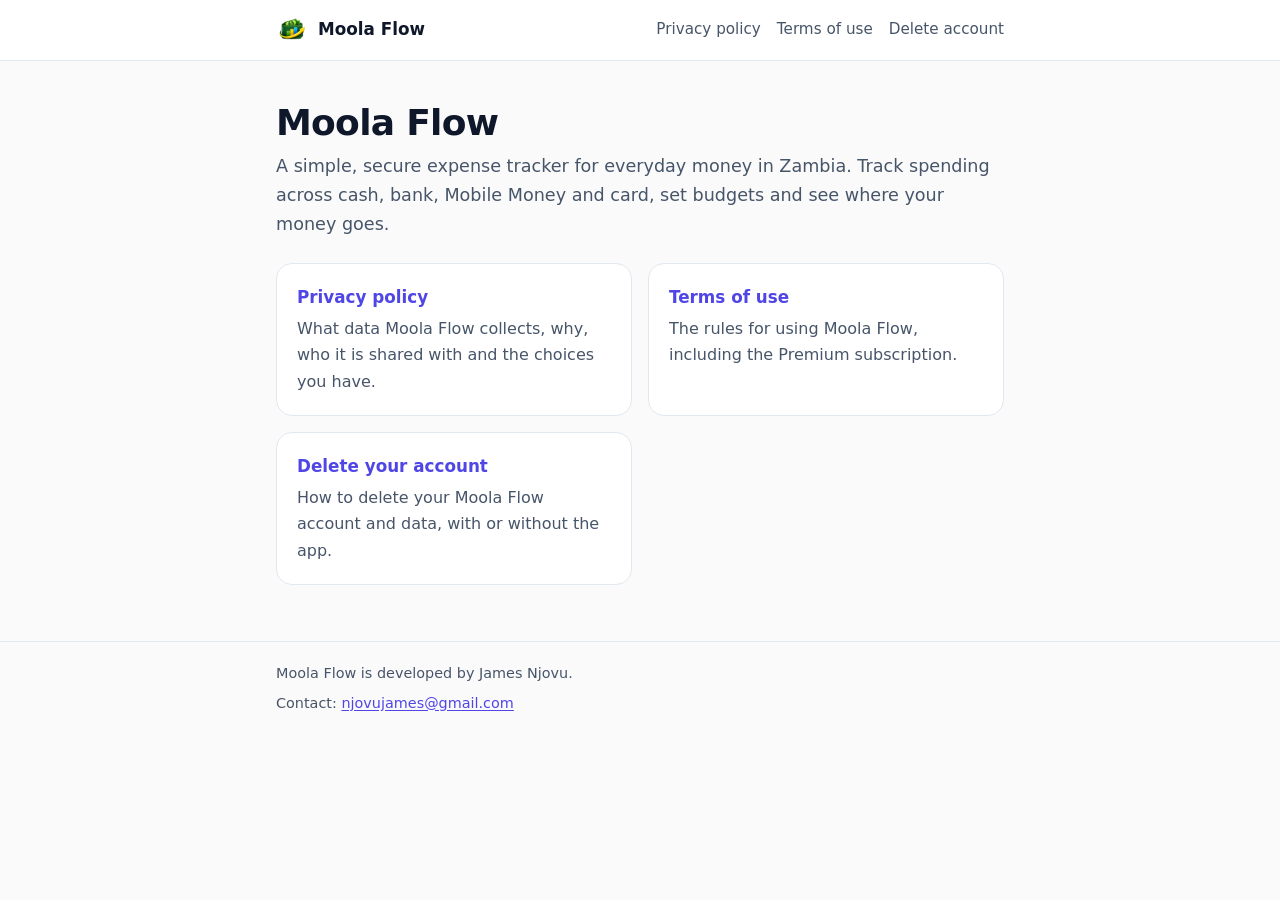
<file: index.html>
<!doctype html>
<html lang="en">
<head>
  <meta charset="utf-8">
  <meta name="viewport" content="width=device-width, initial-scale=1">
  <title>Moola Flow</title>
  <meta name="description" content="Privacy policy and account deletion information for the Moola Flow expense tracker app.">
  <link rel="icon" type="image/png" href="favicon.png">
  <link rel="stylesheet" href="assets/style.css">
</head>
<body>
  <a class="skip-link" href="#main">Skip to content</a>
  <header class="site-header">
    <div class="inner">
      <a class="brand" href="./">
        <img src="assets/icon-192.png" alt="" width="32" height="32">
        Moola Flow
      </a>
      <nav class="site-nav" aria-label="Main">
        <a href="privacy-policy/">Privacy policy</a>
        <a href="terms-of-use/">Terms of use</a>
        <a href="delete-account/">Delete account</a>
      </nav>
    </div>
  </header>

  <main id="main">
    <h1>Moola Flow</h1>
    <p class="lede">A simple, secure expense tracker for everyday money in Zambia. Track spending across cash, bank, Mobile Money and card, set budgets and see where your money goes.</p>

    <div class="link-grid">
      <a class="card" href="privacy-policy/">
        <strong>Privacy policy</strong>
        <span>What data Moola Flow collects, why, who it is shared with and the choices you have.</span>
      </a>
      <a class="card" href="terms-of-use/">
        <strong>Terms of use</strong>
        <span>The rules for using Moola Flow, including the Premium subscription.</span>
      </a>
      <a class="card" href="delete-account/">
        <strong>Delete your account</strong>
        <span>How to delete your Moola Flow account and data, with or without the app.</span>
      </a>
    </div>
  </main>

  <footer class="site-footer">
    <div class="inner">
      <p>Moola Flow is developed by James Njovu.</p>
      <p>Contact: <a href="mailto:njovujames@gmail.com">njovujames@gmail.com</a></p>
    </div>
  </footer>
</body>
</html>
</file>
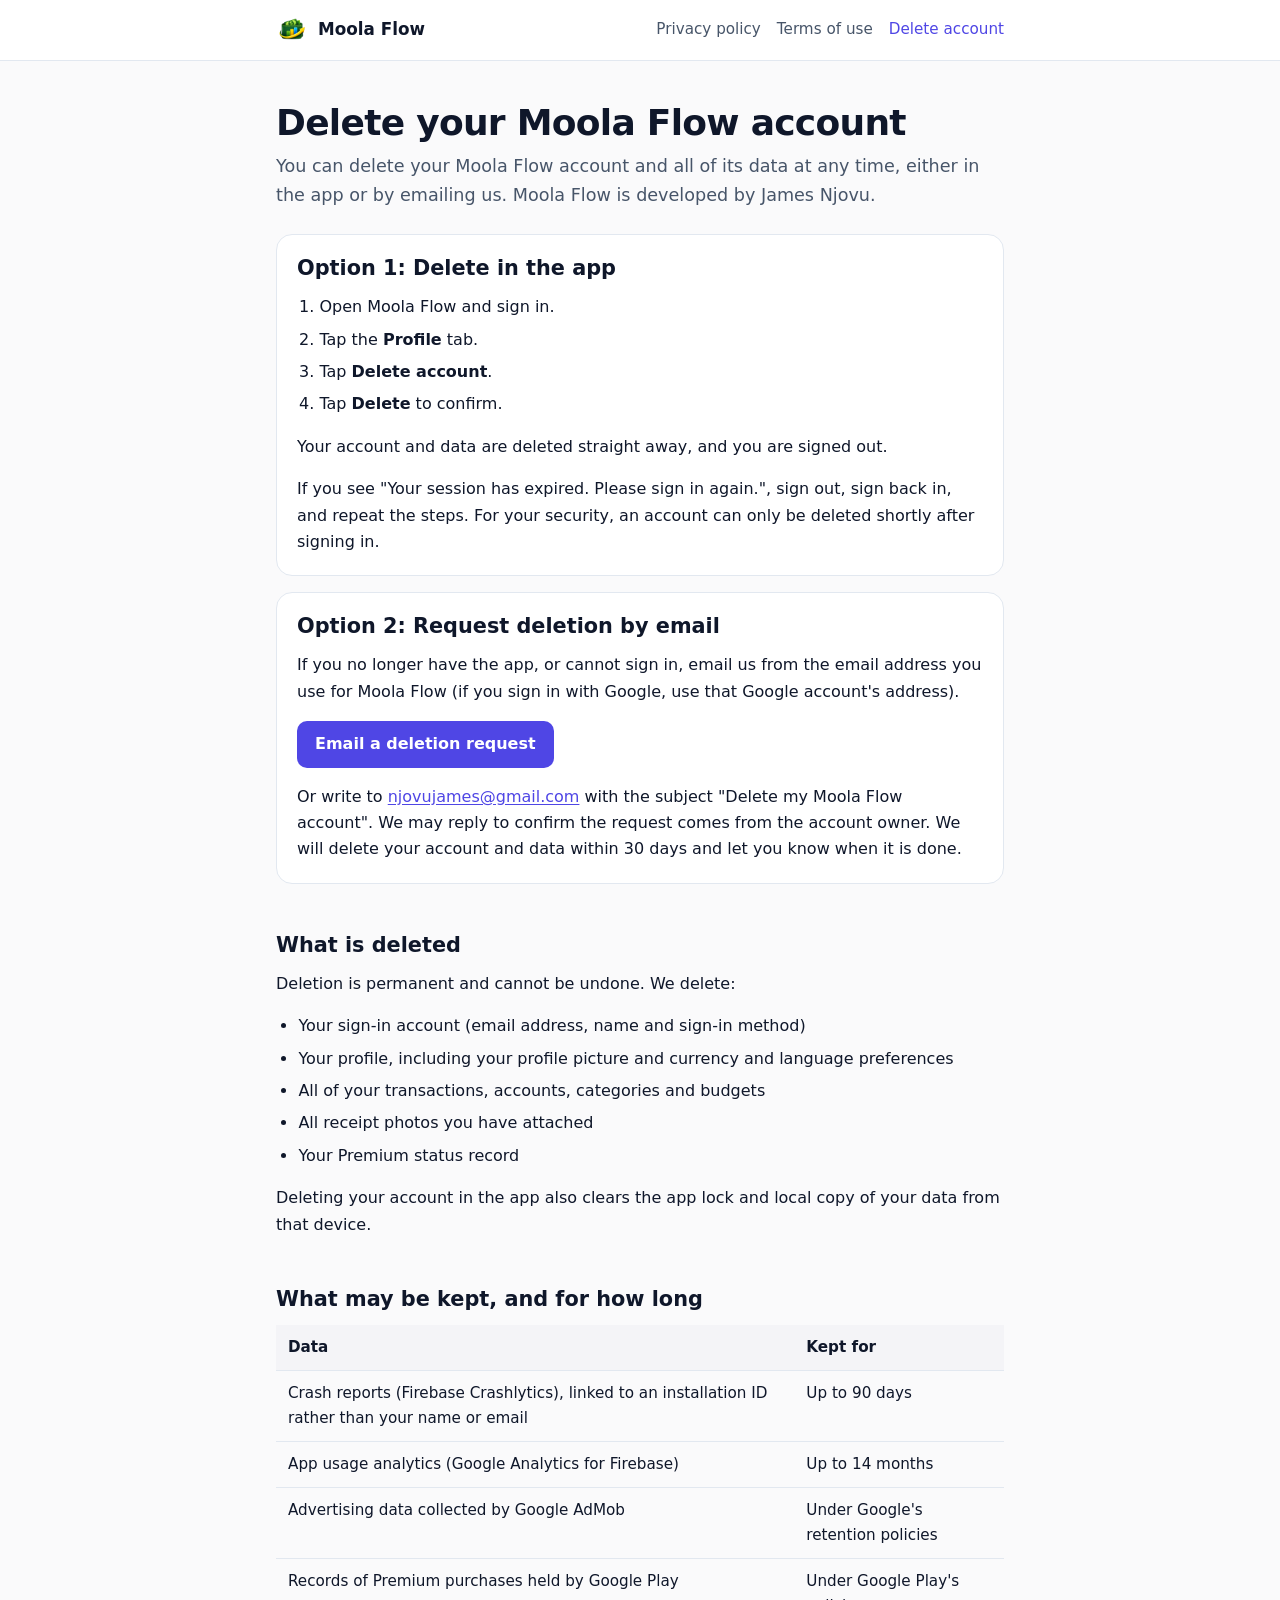
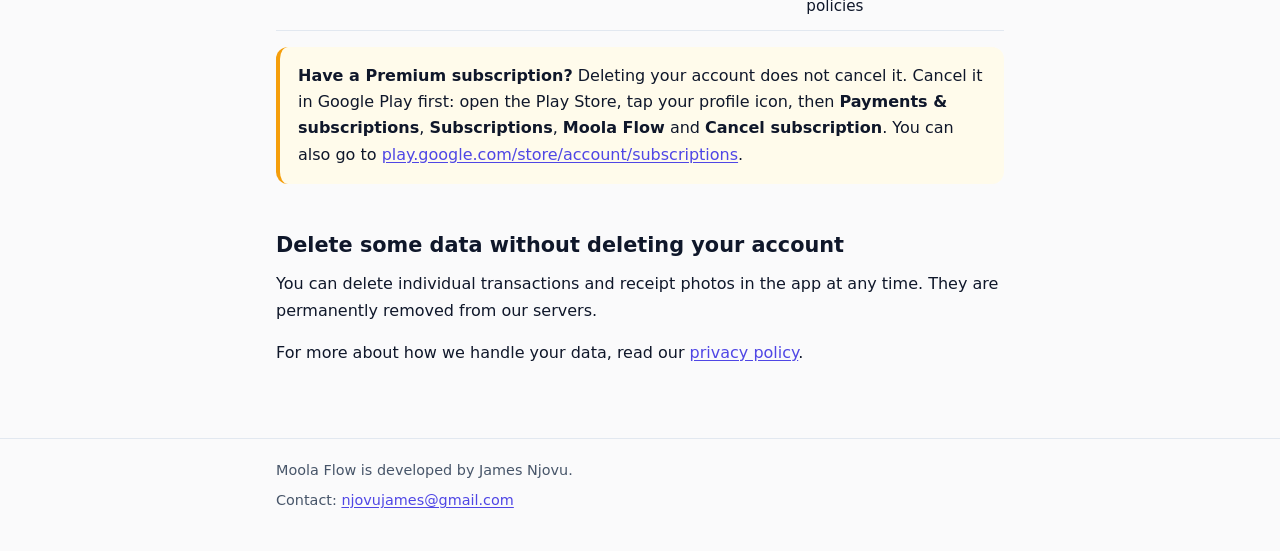
<file: delete-account/index.html>
<!doctype html>
<html lang="en">
<head>
  <meta charset="utf-8">
  <meta name="viewport" content="width=device-width, initial-scale=1">
  <title>Delete Your Account | Moola Flow</title>
  <meta name="description" content="How to delete your Moola Flow account and data, in the app or by email, and what is deleted.">
  <link rel="icon" type="image/png" href="../favicon.png">
  <link rel="stylesheet" href="../assets/style.css">
</head>
<body>
  <a class="skip-link" href="#main">Skip to content</a>
  <header class="site-header">
    <div class="inner">
      <a class="brand" href="../">
        <img src="../assets/icon-192.png" alt="" width="32" height="32">
        Moola Flow
      </a>
      <nav class="site-nav" aria-label="Main">
        <a href="../privacy-policy/">Privacy policy</a>
        <a href="../terms-of-use/">Terms of use</a>
        <a href="./" aria-current="page">Delete account</a>
      </nav>
    </div>
  </header>

  <main id="main">
    <h1>Delete your Moola Flow account</h1>
    <p class="lede">You can delete your Moola Flow account and all of its data at any time, either in the app or by emailing us. Moola Flow is developed by James Njovu.</p>

    <div class="card">
      <h2 id="in-app">Option 1: Delete in the app</h2>
      <ol>
        <li>Open Moola Flow and sign in.</li>
        <li>Tap the <strong>Profile</strong> tab.</li>
        <li>Tap <strong>Delete account</strong>.</li>
        <li>Tap <strong>Delete</strong> to confirm.</li>
      </ol>
      <p>Your account and data are deleted straight away, and you are signed out.</p>
      <p>If you see "Your session has expired. Please sign in again.", sign out, sign back in, and repeat the steps. For your security, an account can only be deleted shortly after signing in.</p>
    </div>

    <div class="card">
      <h2 id="by-email">Option 2: Request deletion by email</h2>
      <p>If you no longer have the app, or cannot sign in, email us from the email address you use for Moola Flow (if you sign in with Google, use that Google account's address).</p>
      <p><a class="button" href="mailto:njovujames@gmail.com?subject=Delete%20my%20Moola%20Flow%20account&amp;body=Please%20delete%20my%20Moola%20Flow%20account%20and%20all%20of%20its%20data.%0A%0AAccount%20email%3A%20">Email a deletion request</a></p>
      <p>Or write to <a href="mailto:njovujames@gmail.com">njovujames@gmail.com</a> with the subject "Delete my Moola Flow account". We may reply to confirm the request comes from the account owner. We will delete your account and data within 30 days and let you know when it is done.</p>
    </div>

    <h2 id="deleted">What is deleted</h2>
    <p>Deletion is permanent and cannot be undone. We delete:</p>
    <ul>
      <li>Your sign-in account (email address, name and sign-in method)</li>
      <li>Your profile, including your profile picture and currency and language preferences</li>
      <li>All of your transactions, accounts, categories and budgets</li>
      <li>All receipt photos you have attached</li>
      <li>Your Premium status record</li>
    </ul>
    <p>Deleting your account in the app also clears the app lock and local copy of your data from that device.</p>

    <h2 id="kept">What may be kept, and for how long</h2>
    <div class="table-wrap">
      <table>
        <thead>
          <tr>
            <th scope="col">Data</th>
            <th scope="col">Kept for</th>
          </tr>
        </thead>
        <tbody>
          <tr>
            <td>Crash reports (Firebase Crashlytics), linked to an installation ID rather than your name or email</td>
            <td>Up to 90 days</td>
          </tr>
          <tr>
            <td>App usage analytics (Google Analytics for Firebase)</td>
            <td>Up to 14 months</td>
          </tr>
          <tr>
            <td>Advertising data collected by Google AdMob</td>
            <td>Under Google's retention policies</td>
          </tr>
          <tr>
            <td>Records of Premium purchases held by Google Play</td>
            <td>Under Google Play's policies</td>
          </tr>
        </tbody>
      </table>
    </div>

    <div class="callout warning">
      <p><strong>Have a Premium subscription?</strong> Deleting your account does not cancel it. Cancel it in Google Play first: open the Play Store, tap your profile icon, then <strong>Payments &amp; subscriptions</strong>, <strong>Subscriptions</strong>, <strong>Moola Flow</strong> and <strong>Cancel subscription</strong>. You can also go to <a href="https://play.google.com/store/account/subscriptions">play.google.com/store/account/subscriptions</a>.</p>
    </div>

    <h2 id="partial">Delete some data without deleting your account</h2>
    <p>You can delete individual transactions and receipt photos in the app at any time. They are permanently removed from our servers.</p>

    <p>For more about how we handle your data, read our <a href="../privacy-policy/">privacy policy</a>.</p>
  </main>

  <footer class="site-footer">
    <div class="inner">
      <p>Moola Flow is developed by James Njovu.</p>
      <p>Contact: <a href="mailto:njovujames@gmail.com">njovujames@gmail.com</a></p>
    </div>
  </footer>
</body>
</html>
</file>
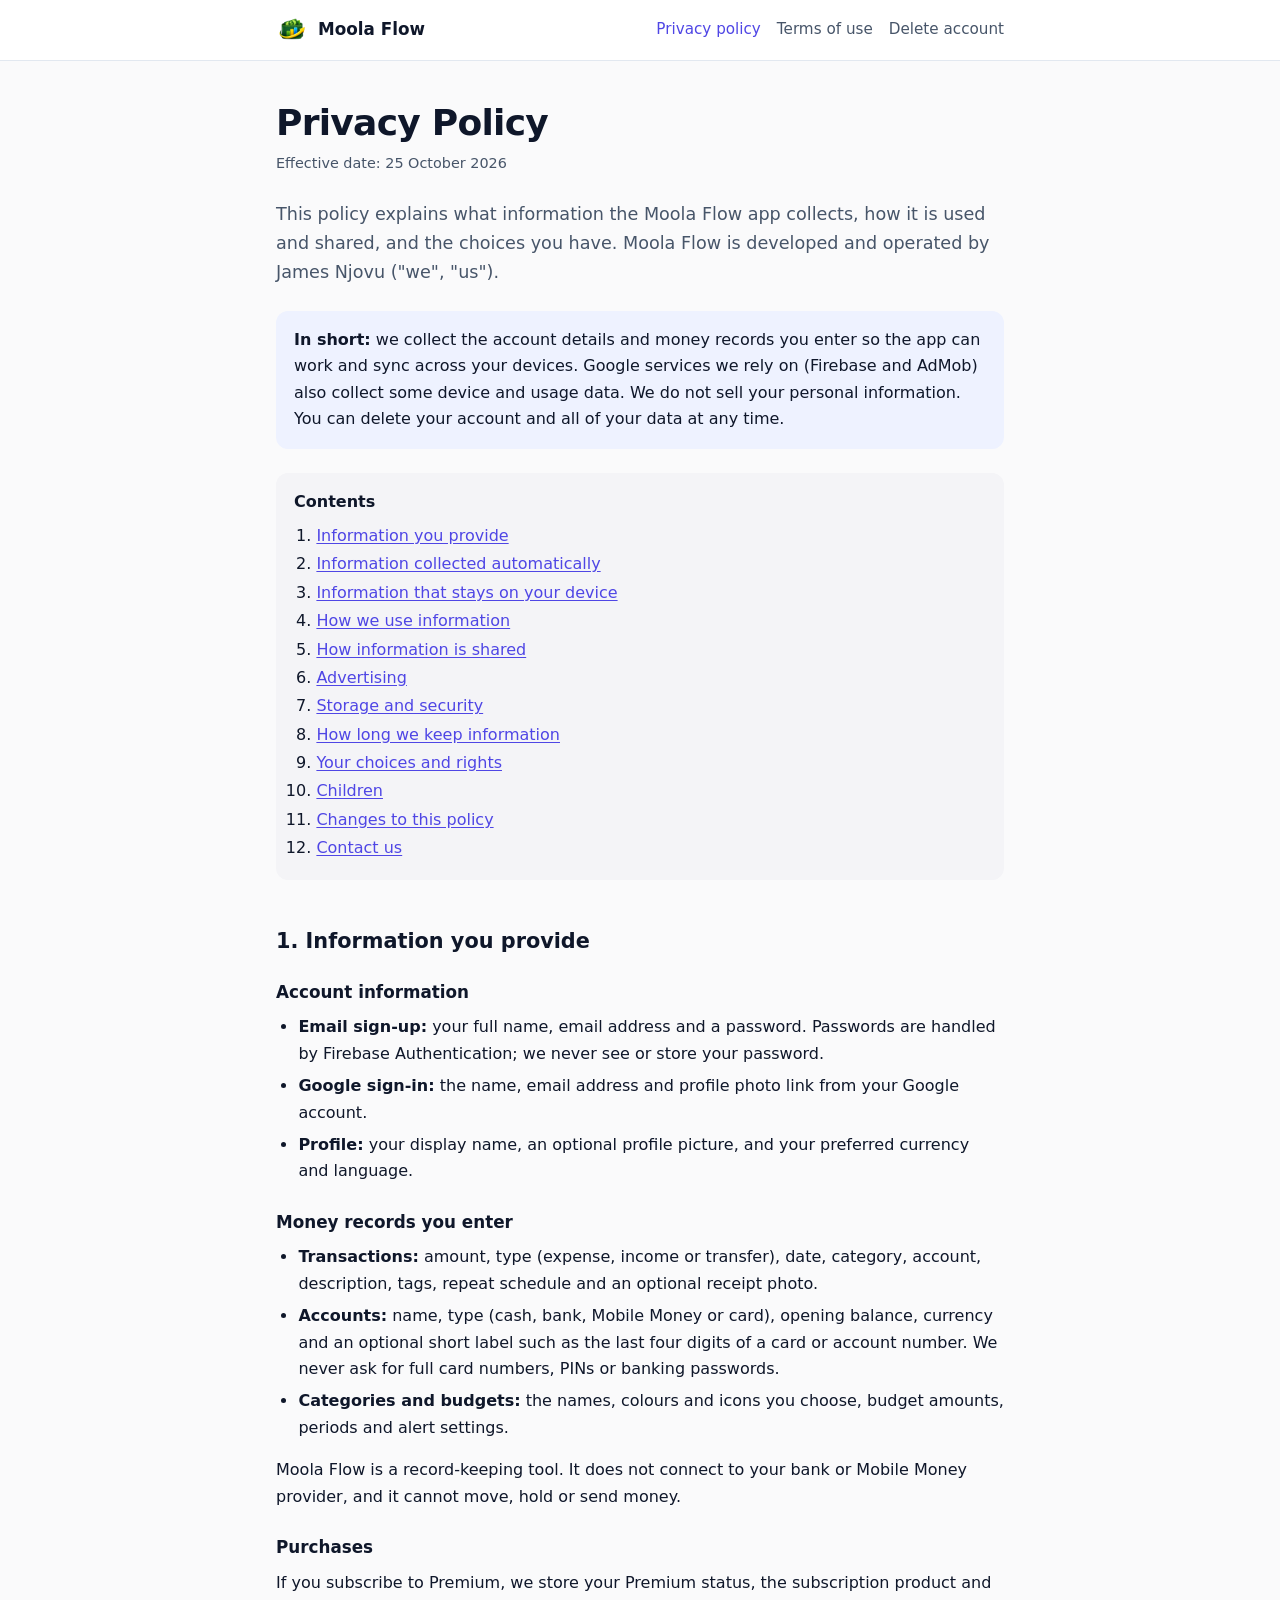
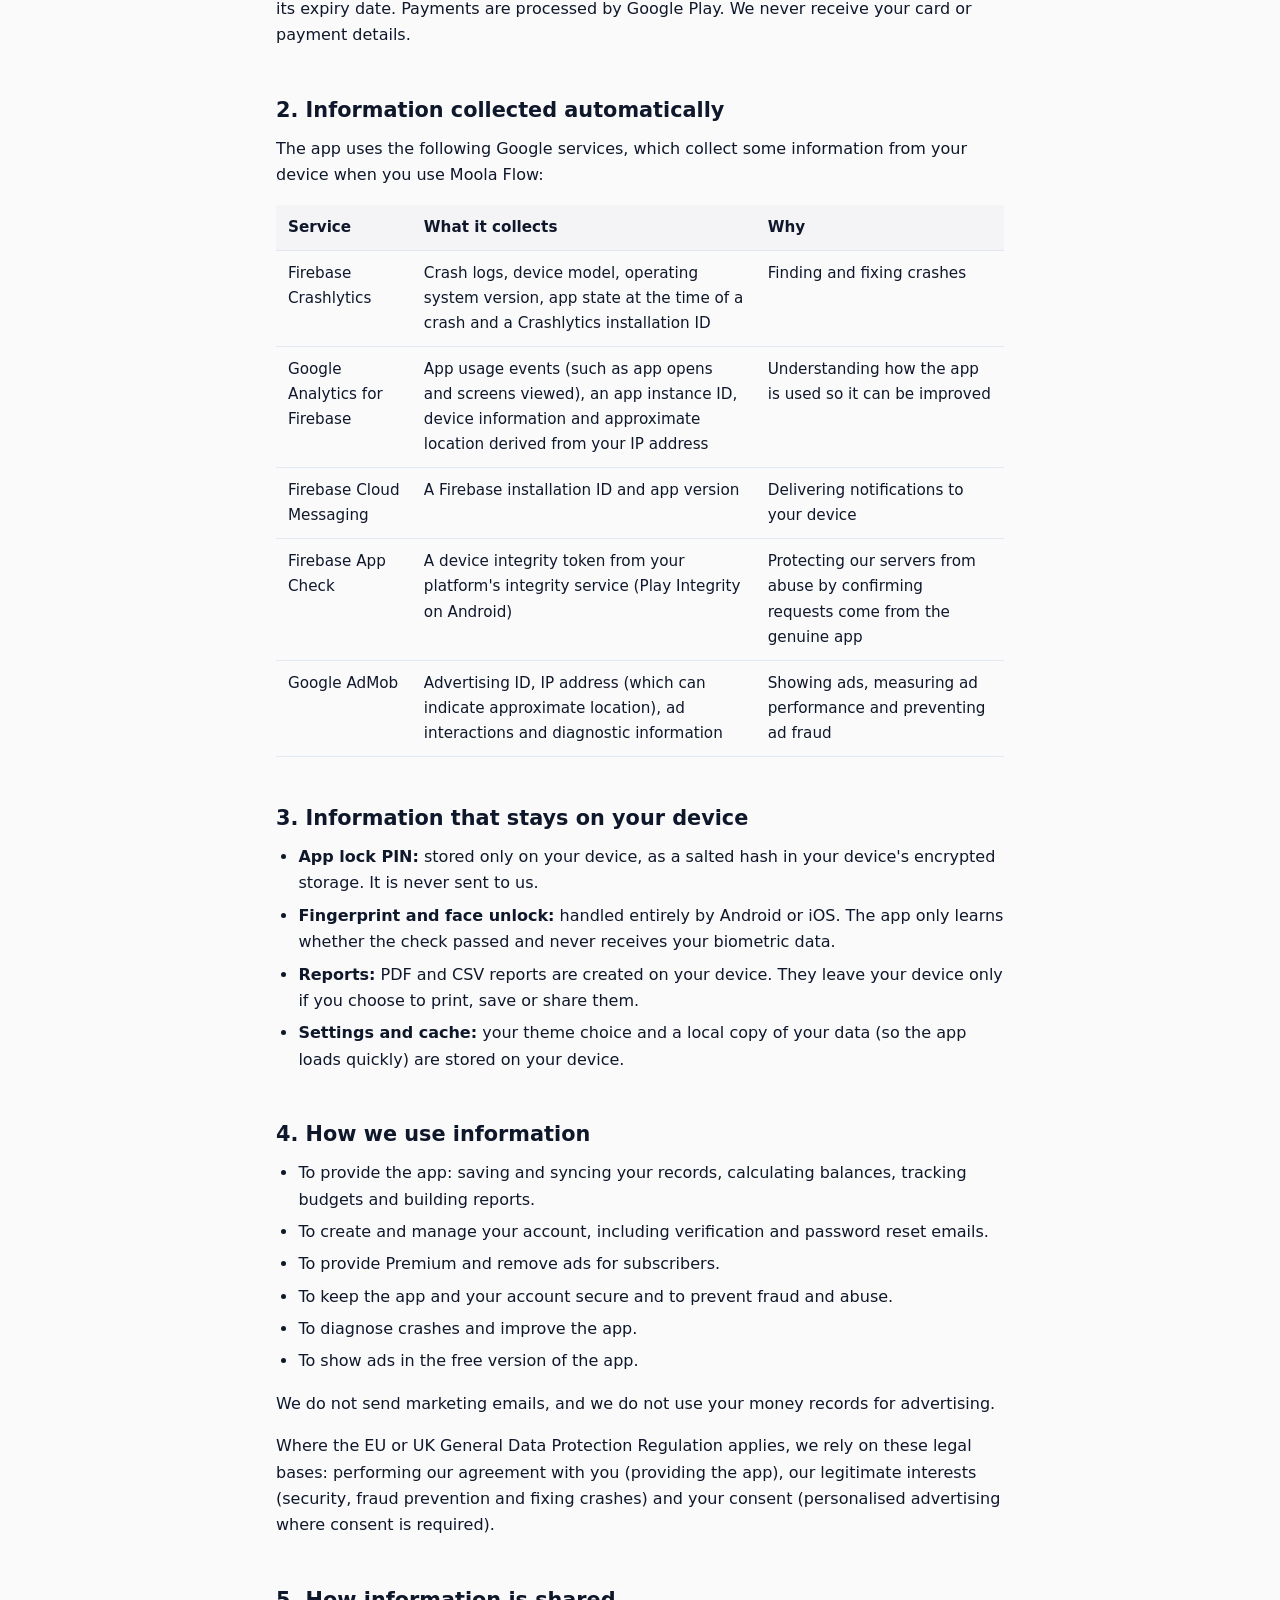
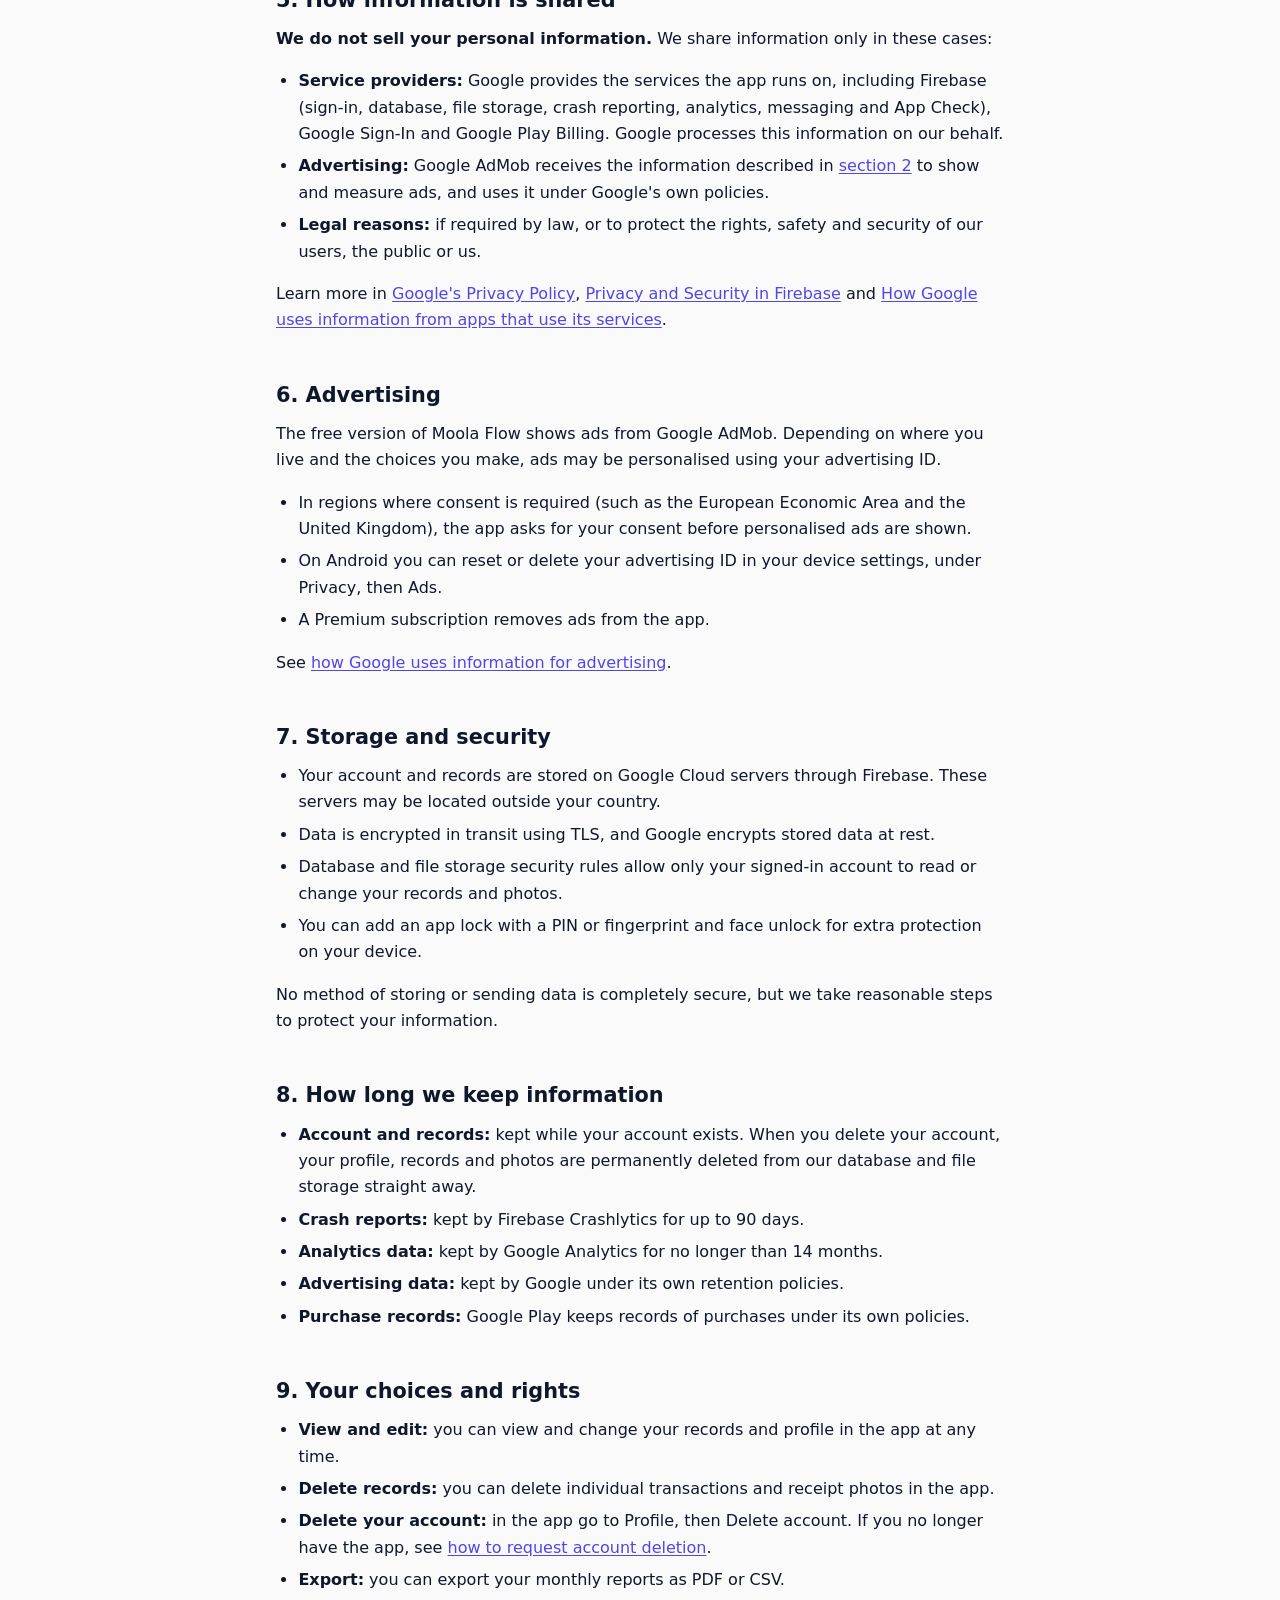
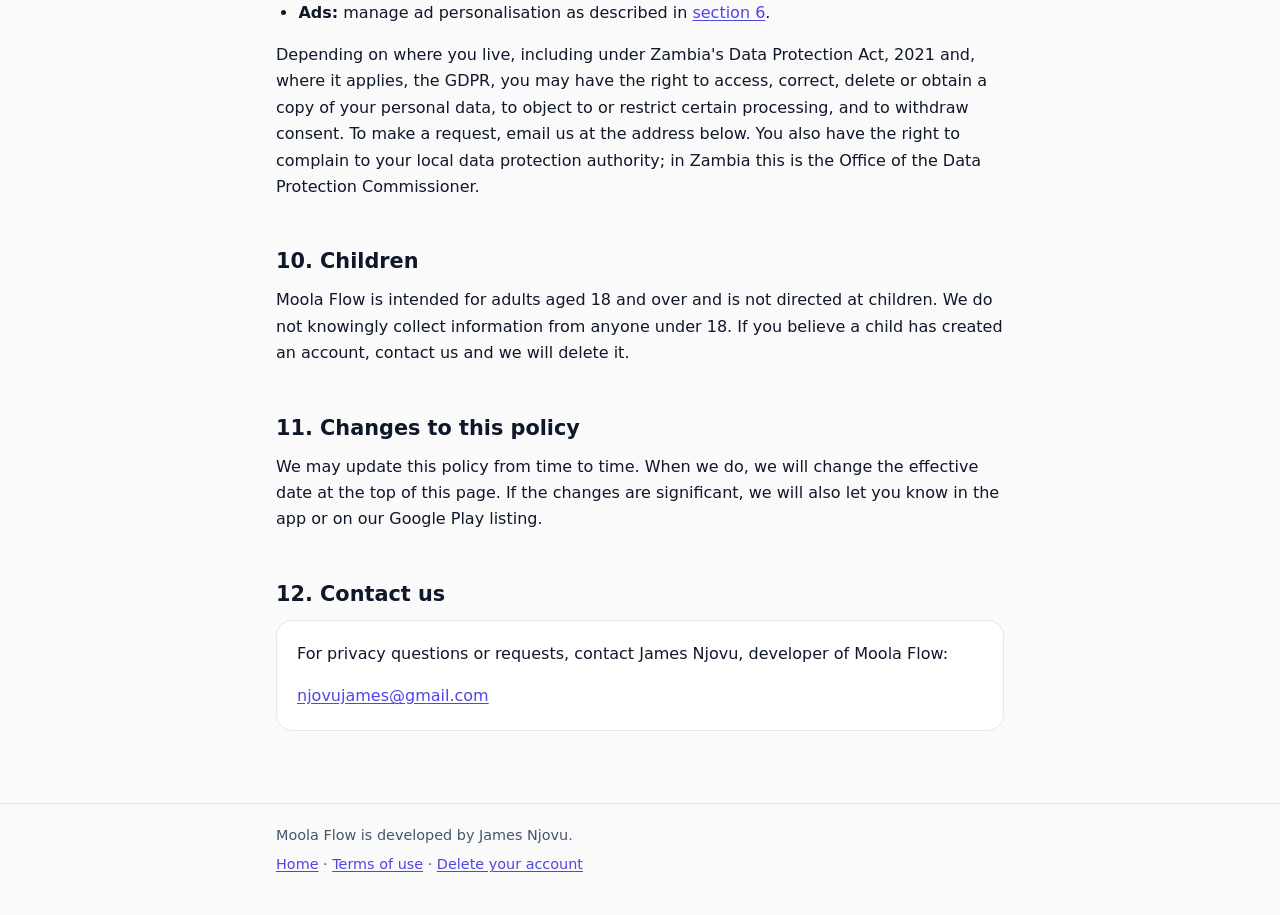
<file: privacy-policy/index.html>
<!doctype html>
<html lang="en">
<head>
  <meta charset="utf-8">
  <meta name="viewport" content="width=device-width, initial-scale=1">
  <title>Privacy Policy | Moola Flow</title>
  <meta name="description" content="How the Moola Flow expense tracker app collects, uses, shares and protects your information.">
  <link rel="icon" type="image/png" href="../favicon.png">
  <link rel="stylesheet" href="../assets/style.css">
</head>
<body>
  <a class="skip-link" href="#main">Skip to content</a>
  <header class="site-header">
    <div class="inner">
      <a class="brand" href="../">
        <img src="../assets/icon-192.png" alt="" width="32" height="32">
        Moola Flow
      </a>
      <nav class="site-nav" aria-label="Main">
        <a href="./" aria-current="page">Privacy policy</a>
        <a href="../terms-of-use/">Terms of use</a>
        <a href="../delete-account/">Delete account</a>
      </nav>
    </div>
  </header>

  <main id="main">
    <h1>Privacy Policy</h1>
    <p class="meta">Effective date: 25 October 2026</p>

    <p class="lede">This policy explains what information the Moola Flow app collects, how it is used and shared, and the choices you have. Moola Flow is developed and operated by James Njovu ("we", "us").</p>

    <div class="callout">
      <p><strong>In short:</strong> we collect the account details and money records you enter so the app can work and sync across your devices. Google services we rely on (Firebase and AdMob) also collect some device and usage data. We do not sell your personal information. You can delete your account and all of your data at any time.</p>
    </div>

    <nav class="toc" aria-label="Contents">
      <strong>Contents</strong>
      <ol>
        <li><a href="#information-you-provide">Information you provide</a></li>
        <li><a href="#collected-automatically">Information collected automatically</a></li>
        <li><a href="#stays-on-device">Information that stays on your device</a></li>
        <li><a href="#how-we-use">How we use information</a></li>
        <li><a href="#sharing">How information is shared</a></li>
        <li><a href="#advertising">Advertising</a></li>
        <li><a href="#storage-security">Storage and security</a></li>
        <li><a href="#retention">How long we keep information</a></li>
        <li><a href="#your-rights">Your choices and rights</a></li>
        <li><a href="#children">Children</a></li>
        <li><a href="#changes">Changes to this policy</a></li>
        <li><a href="#contact">Contact us</a></li>
      </ol>
    </nav>

    <h2 id="information-you-provide">1. Information you provide</h2>
    <h3>Account information</h3>
    <ul>
      <li><strong>Email sign-up:</strong> your full name, email address and a password. Passwords are handled by Firebase Authentication; we never see or store your password.</li>
      <li><strong>Google sign-in:</strong> the name, email address and profile photo link from your Google account.</li>
      <li><strong>Profile:</strong> your display name, an optional profile picture, and your preferred currency and language.</li>
    </ul>

    <h3>Money records you enter</h3>
    <ul>
      <li><strong>Transactions:</strong> amount, type (expense, income or transfer), date, category, account, description, tags, repeat schedule and an optional receipt photo.</li>
      <li><strong>Accounts:</strong> name, type (cash, bank, Mobile Money or card), opening balance, currency and an optional short label such as the last four digits of a card or account number. We never ask for full card numbers, PINs or banking passwords.</li>
      <li><strong>Categories and budgets:</strong> the names, colours and icons you choose, budget amounts, periods and alert settings.</li>
    </ul>
    <p>Moola Flow is a record-keeping tool. It does not connect to your bank or Mobile Money provider, and it cannot move, hold or send money.</p>

    <h3>Purchases</h3>
    <p>If you subscribe to Premium, we store your Premium status, the subscription product and its expiry date. Payments are processed by Google Play. We never receive your card or payment details.</p>

    <h2 id="collected-automatically">2. Information collected automatically</h2>
    <p>The app uses the following Google services, which collect some information from your device when you use Moola Flow:</p>
    <div class="table-wrap">
      <table>
        <thead>
          <tr>
            <th scope="col">Service</th>
            <th scope="col">What it collects</th>
            <th scope="col">Why</th>
          </tr>
        </thead>
        <tbody>
          <tr>
            <td>Firebase Crashlytics</td>
            <td>Crash logs, device model, operating system version, app state at the time of a crash and a Crashlytics installation ID</td>
            <td>Finding and fixing crashes</td>
          </tr>
          <tr>
            <td>Google Analytics for Firebase</td>
            <td>App usage events (such as app opens and screens viewed), an app instance ID, device information and approximate location derived from your IP address</td>
            <td>Understanding how the app is used so it can be improved</td>
          </tr>
          <tr>
            <td>Firebase Cloud Messaging</td>
            <td>A Firebase installation ID and app version</td>
            <td>Delivering notifications to your device</td>
          </tr>
          <tr>
            <td>Firebase App Check</td>
            <td>A device integrity token from your platform's integrity service (Play Integrity on Android)</td>
            <td>Protecting our servers from abuse by confirming requests come from the genuine app</td>
          </tr>
          <tr>
            <td>Google AdMob</td>
            <td>Advertising ID, IP address (which can indicate approximate location), ad interactions and diagnostic information</td>
            <td>Showing ads, measuring ad performance and preventing ad fraud</td>
          </tr>
        </tbody>
      </table>
    </div>

    <h2 id="stays-on-device">3. Information that stays on your device</h2>
    <ul>
      <li><strong>App lock PIN:</strong> stored only on your device, as a salted hash in your device's encrypted storage. It is never sent to us.</li>
      <li><strong>Fingerprint and face unlock:</strong> handled entirely by Android or iOS. The app only learns whether the check passed and never receives your biometric data.</li>
      <li><strong>Reports:</strong> PDF and CSV reports are created on your device. They leave your device only if you choose to print, save or share them.</li>
      <li><strong>Settings and cache:</strong> your theme choice and a local copy of your data (so the app loads quickly) are stored on your device.</li>
    </ul>

    <h2 id="how-we-use">4. How we use information</h2>
    <ul>
      <li>To provide the app: saving and syncing your records, calculating balances, tracking budgets and building reports.</li>
      <li>To create and manage your account, including verification and password reset emails.</li>
      <li>To provide Premium and remove ads for subscribers.</li>
      <li>To keep the app and your account secure and to prevent fraud and abuse.</li>
      <li>To diagnose crashes and improve the app.</li>
      <li>To show ads in the free version of the app.</li>
    </ul>
    <p>We do not send marketing emails, and we do not use your money records for advertising.</p>
    <p>Where the EU or UK General Data Protection Regulation applies, we rely on these legal bases: performing our agreement with you (providing the app), our legitimate interests (security, fraud prevention and fixing crashes) and your consent (personalised advertising where consent is required).</p>

    <h2 id="sharing">5. How information is shared</h2>
    <p><strong>We do not sell your personal information.</strong> We share information only in these cases:</p>
    <ul>
      <li><strong>Service providers:</strong> Google provides the services the app runs on, including Firebase (sign-in, database, file storage, crash reporting, analytics, messaging and App Check), Google Sign-In and Google Play Billing. Google processes this information on our behalf.</li>
      <li><strong>Advertising:</strong> Google AdMob receives the information described in <a href="#collected-automatically">section 2</a> to show and measure ads, and uses it under Google's own policies.</li>
      <li><strong>Legal reasons:</strong> if required by law, or to protect the rights, safety and security of our users, the public or us.</li>
    </ul>
    <p>Learn more in <a href="https://policies.google.com/privacy">Google's Privacy Policy</a>, <a href="https://firebase.google.com/support/privacy">Privacy and Security in Firebase</a> and <a href="https://policies.google.com/technologies/partner-sites">How Google uses information from apps that use its services</a>.</p>

    <h2 id="advertising">6. Advertising</h2>
    <p>The free version of Moola Flow shows ads from Google AdMob. Depending on where you live and the choices you make, ads may be personalised using your advertising ID.</p>
    <ul>
      <li>In regions where consent is required (such as the European Economic Area and the United Kingdom), the app asks for your consent before personalised ads are shown.</li>
      <li>On Android you can reset or delete your advertising ID in your device settings, under Privacy, then Ads.</li>
      <li>A Premium subscription removes ads from the app.</li>
    </ul>
    <p>See <a href="https://policies.google.com/technologies/ads">how Google uses information for advertising</a>.</p>

    <h2 id="storage-security">7. Storage and security</h2>
    <ul>
      <li>Your account and records are stored on Google Cloud servers through Firebase. These servers may be located outside your country.</li>
      <li>Data is encrypted in transit using TLS, and Google encrypts stored data at rest.</li>
      <li>Database and file storage security rules allow only your signed-in account to read or change your records and photos.</li>
      <li>You can add an app lock with a PIN or fingerprint and face unlock for extra protection on your device.</li>
    </ul>
    <p>No method of storing or sending data is completely secure, but we take reasonable steps to protect your information.</p>

    <h2 id="retention">8. How long we keep information</h2>
    <ul>
      <li><strong>Account and records:</strong> kept while your account exists. When you delete your account, your profile, records and photos are permanently deleted from our database and file storage straight away.</li>
      <li><strong>Crash reports:</strong> kept by Firebase Crashlytics for up to 90 days.</li>
      <li><strong>Analytics data:</strong> kept by Google Analytics for no longer than 14 months.</li>
      <li><strong>Advertising data:</strong> kept by Google under its own retention policies.</li>
      <li><strong>Purchase records:</strong> Google Play keeps records of purchases under its own policies.</li>
    </ul>

    <h2 id="your-rights">9. Your choices and rights</h2>
    <ul>
      <li><strong>View and edit:</strong> you can view and change your records and profile in the app at any time.</li>
      <li><strong>Delete records:</strong> you can delete individual transactions and receipt photos in the app.</li>
      <li><strong>Delete your account:</strong> in the app go to Profile, then Delete account. If you no longer have the app, see <a href="../delete-account/">how to request account deletion</a>.</li>
      <li><strong>Export:</strong> you can export your monthly reports as PDF or CSV.</li>
      <li><strong>Ads:</strong> manage ad personalisation as described in <a href="#advertising">section 6</a>.</li>
    </ul>
    <p>Depending on where you live, including under Zambia's Data Protection Act, 2021 and, where it applies, the GDPR, you may have the right to access, correct, delete or obtain a copy of your personal data, to object to or restrict certain processing, and to withdraw consent. To make a request, email us at the address below. You also have the right to complain to your local data protection authority; in Zambia this is the Office of the Data Protection Commissioner.</p>

    <h2 id="children">10. Children</h2>
    <p>Moola Flow is intended for adults aged 18 and over and is not directed at children. We do not knowingly collect information from anyone under 18. If you believe a child has created an account, contact us and we will delete it.</p>

    <h2 id="changes">11. Changes to this policy</h2>
    <p>We may update this policy from time to time. When we do, we will change the effective date at the top of this page. If the changes are significant, we will also let you know in the app or on our Google Play listing.</p>

    <h2 id="contact">12. Contact us</h2>
    <div class="card">
      <p>For privacy questions or requests, contact James Njovu, developer of Moola Flow:</p>
      <p><a href="mailto:njovujames@gmail.com">njovujames@gmail.com</a></p>
    </div>
  </main>

  <footer class="site-footer">
    <div class="inner">
      <p>Moola Flow is developed by James Njovu.</p>
      <p><a href="../">Home</a> · <a href="../terms-of-use/">Terms of use</a> · <a href="../delete-account/">Delete your account</a></p>
    </div>
  </footer>
</body>
</html>
</file>
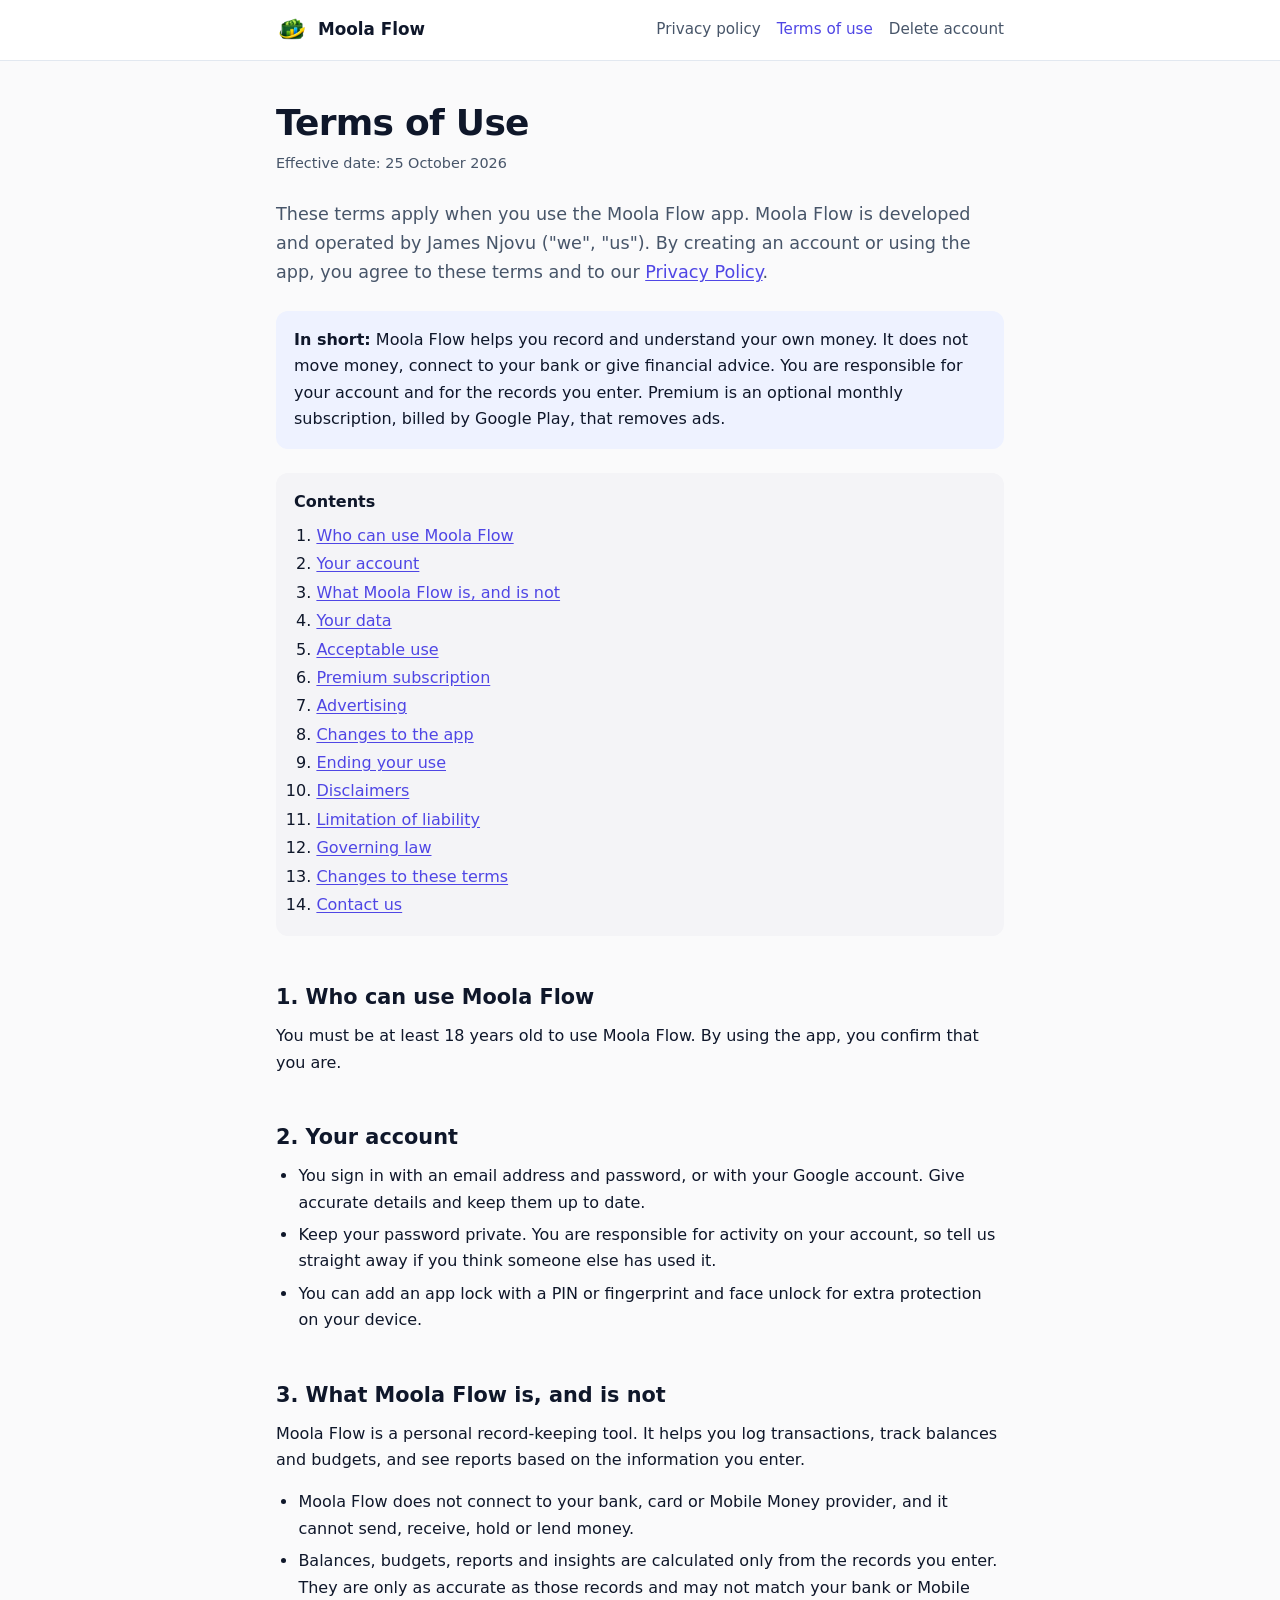
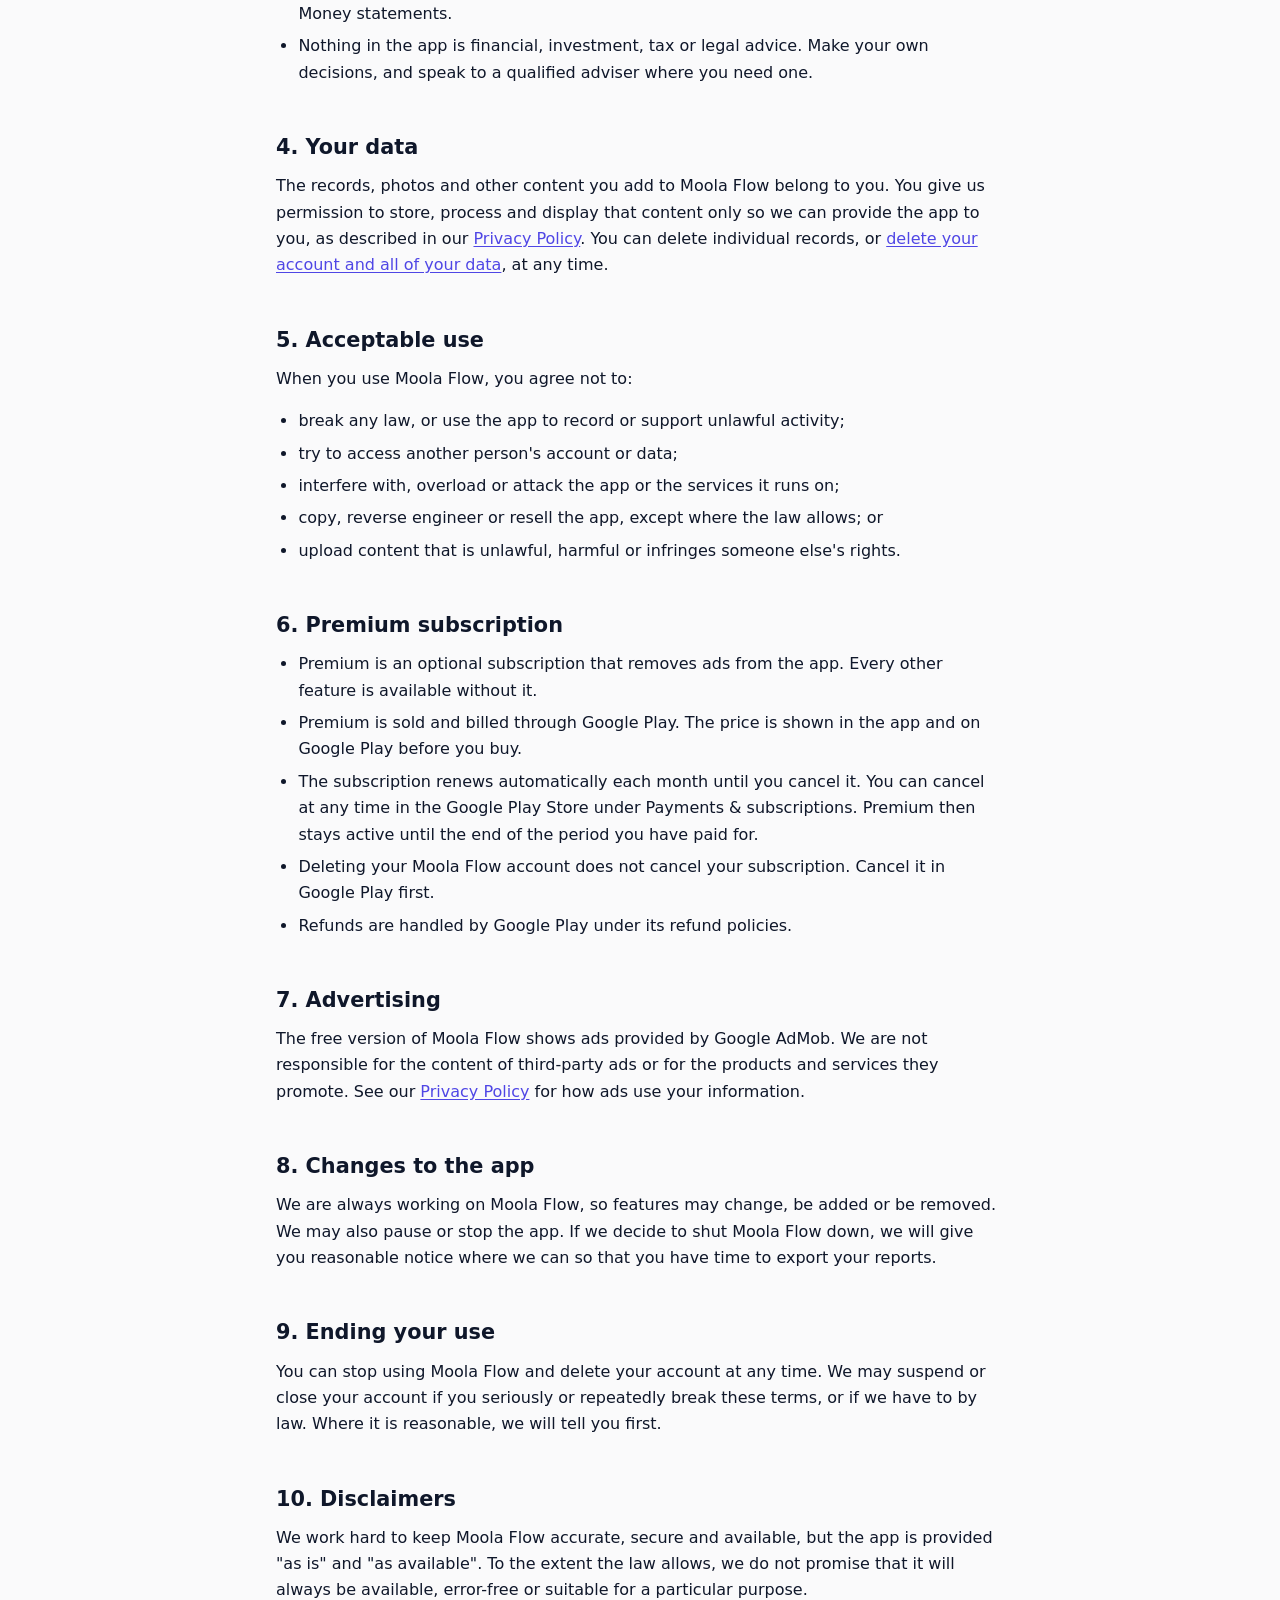
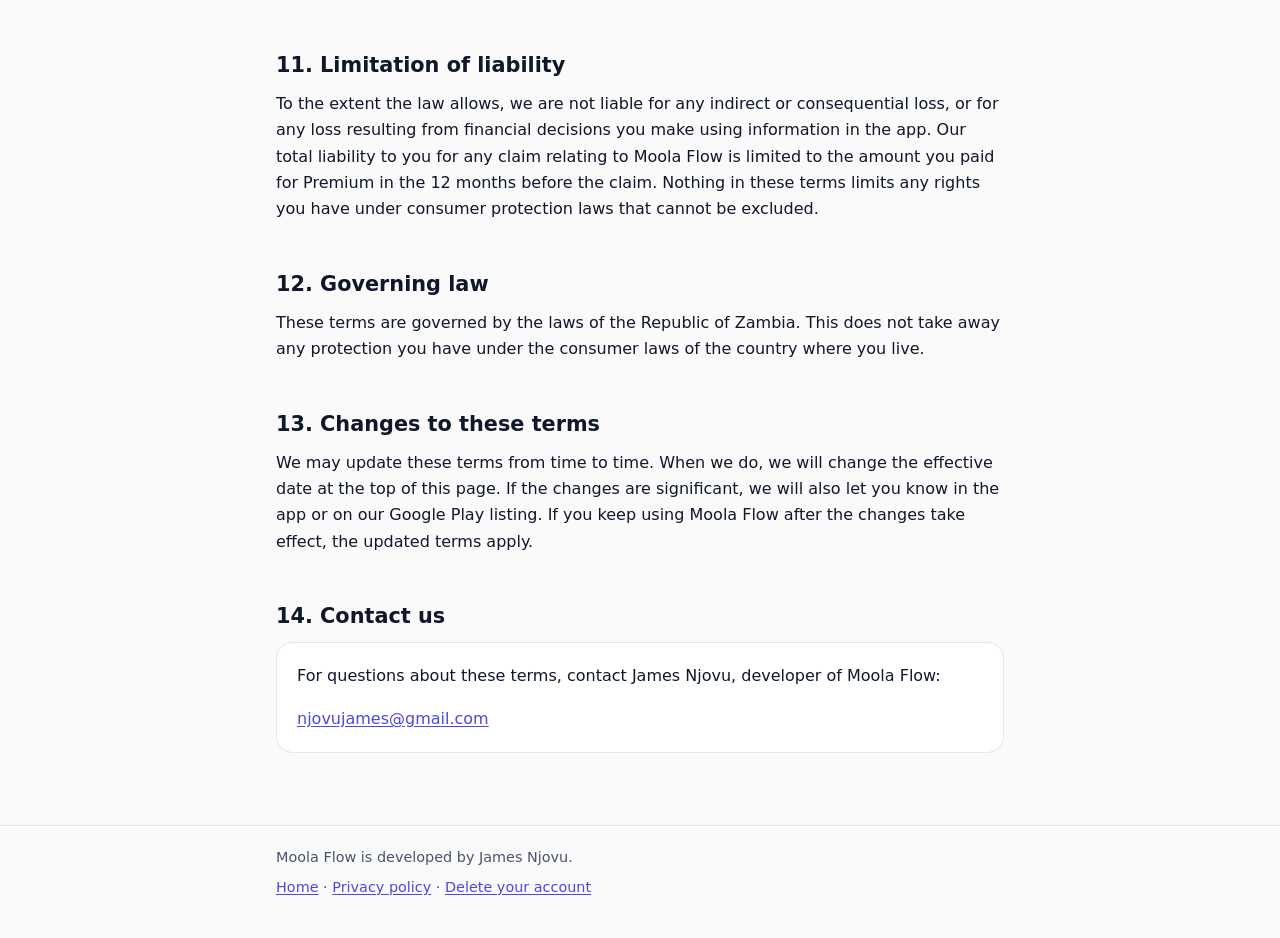
<file: terms-of-use/index.html>
<!doctype html>
<html lang="en">
<head>
  <meta charset="utf-8">
  <meta name="viewport" content="width=device-width, initial-scale=1">
  <title>Terms of Use | Moola Flow</title>
  <meta name="description" content="The terms that apply when you use the Moola Flow expense tracker app.">
  <link rel="icon" type="image/png" href="../favicon.png">
  <link rel="stylesheet" href="../assets/style.css">
</head>
<body>
  <a class="skip-link" href="#main">Skip to content</a>
  <header class="site-header">
    <div class="inner">
      <a class="brand" href="../">
        <img src="../assets/icon-192.png" alt="" width="32" height="32">
        Moola Flow
      </a>
      <nav class="site-nav" aria-label="Main">
        <a href="../privacy-policy/">Privacy policy</a>
        <a href="./" aria-current="page">Terms of use</a>
        <a href="../delete-account/">Delete account</a>
      </nav>
    </div>
  </header>

  <main id="main">
    <h1>Terms of Use</h1>
    <p class="meta">Effective date: 25 October 2026</p>

    <p class="lede">These terms apply when you use the Moola Flow app. Moola Flow is developed and operated by James Njovu ("we", "us"). By creating an account or using the app, you agree to these terms and to our <a href="../privacy-policy/">Privacy Policy</a>.</p>

    <div class="callout">
      <p><strong>In short:</strong> Moola Flow helps you record and understand your own money. It does not move money, connect to your bank or give financial advice. You are responsible for your account and for the records you enter. Premium is an optional monthly subscription, billed by Google Play, that removes ads.</p>
    </div>

    <nav class="toc" aria-label="Contents">
      <strong>Contents</strong>
      <ol>
        <li><a href="#eligibility">Who can use Moola Flow</a></li>
        <li><a href="#account">Your account</a></li>
        <li><a href="#service">What Moola Flow is, and is not</a></li>
        <li><a href="#your-data">Your data</a></li>
        <li><a href="#acceptable-use">Acceptable use</a></li>
        <li><a href="#premium">Premium subscription</a></li>
        <li><a href="#ads">Advertising</a></li>
        <li><a href="#changes-service">Changes to the app</a></li>
        <li><a href="#ending">Ending your use</a></li>
        <li><a href="#disclaimers">Disclaimers</a></li>
        <li><a href="#liability">Limitation of liability</a></li>
        <li><a href="#law">Governing law</a></li>
        <li><a href="#changes-terms">Changes to these terms</a></li>
        <li><a href="#contact">Contact us</a></li>
      </ol>
    </nav>

    <h2 id="eligibility">1. Who can use Moola Flow</h2>
    <p>You must be at least 18 years old to use Moola Flow. By using the app, you confirm that you are.</p>

    <h2 id="account">2. Your account</h2>
    <ul>
      <li>You sign in with an email address and password, or with your Google account. Give accurate details and keep them up to date.</li>
      <li>Keep your password private. You are responsible for activity on your account, so tell us straight away if you think someone else has used it.</li>
      <li>You can add an app lock with a PIN or fingerprint and face unlock for extra protection on your device.</li>
    </ul>

    <h2 id="service">3. What Moola Flow is, and is not</h2>
    <p>Moola Flow is a personal record-keeping tool. It helps you log transactions, track balances and budgets, and see reports based on the information you enter.</p>
    <ul>
      <li>Moola Flow does not connect to your bank, card or Mobile Money provider, and it cannot send, receive, hold or lend money.</li>
      <li>Balances, budgets, reports and insights are calculated only from the records you enter. They are only as accurate as those records and may not match your bank or Mobile Money statements.</li>
      <li>Nothing in the app is financial, investment, tax or legal advice. Make your own decisions, and speak to a qualified adviser where you need one.</li>
    </ul>

    <h2 id="your-data">4. Your data</h2>
    <p>The records, photos and other content you add to Moola Flow belong to you. You give us permission to store, process and display that content only so we can provide the app to you, as described in our <a href="../privacy-policy/">Privacy Policy</a>. You can delete individual records, or <a href="../delete-account/">delete your account and all of your data</a>, at any time.</p>

    <h2 id="acceptable-use">5. Acceptable use</h2>
    <p>When you use Moola Flow, you agree not to:</p>
    <ul>
      <li>break any law, or use the app to record or support unlawful activity;</li>
      <li>try to access another person's account or data;</li>
      <li>interfere with, overload or attack the app or the services it runs on;</li>
      <li>copy, reverse engineer or resell the app, except where the law allows; or</li>
      <li>upload content that is unlawful, harmful or infringes someone else's rights.</li>
    </ul>

    <h2 id="premium">6. Premium subscription</h2>
    <ul>
      <li>Premium is an optional subscription that removes ads from the app. Every other feature is available without it.</li>
      <li>Premium is sold and billed through Google Play. The price is shown in the app and on Google Play before you buy.</li>
      <li>The subscription renews automatically each month until you cancel it. You can cancel at any time in the Google Play Store under Payments &amp; subscriptions. Premium then stays active until the end of the period you have paid for.</li>
      <li>Deleting your Moola Flow account does not cancel your subscription. Cancel it in Google Play first.</li>
      <li>Refunds are handled by Google Play under its refund policies.</li>
    </ul>

    <h2 id="ads">7. Advertising</h2>
    <p>The free version of Moola Flow shows ads provided by Google AdMob. We are not responsible for the content of third-party ads or for the products and services they promote. See our <a href="../privacy-policy/#advertising">Privacy Policy</a> for how ads use your information.</p>

    <h2 id="changes-service">8. Changes to the app</h2>
    <p>We are always working on Moola Flow, so features may change, be added or be removed. We may also pause or stop the app. If we decide to shut Moola Flow down, we will give you reasonable notice where we can so that you have time to export your reports.</p>

    <h2 id="ending">9. Ending your use</h2>
    <p>You can stop using Moola Flow and delete your account at any time. We may suspend or close your account if you seriously or repeatedly break these terms, or if we have to by law. Where it is reasonable, we will tell you first.</p>

    <h2 id="disclaimers">10. Disclaimers</h2>
    <p>We work hard to keep Moola Flow accurate, secure and available, but the app is provided "as is" and "as available". To the extent the law allows, we do not promise that it will always be available, error-free or suitable for a particular purpose.</p>

    <h2 id="liability">11. Limitation of liability</h2>
    <p>To the extent the law allows, we are not liable for any indirect or consequential loss, or for any loss resulting from financial decisions you make using information in the app. Our total liability to you for any claim relating to Moola Flow is limited to the amount you paid for Premium in the 12 months before the claim. Nothing in these terms limits any rights you have under consumer protection laws that cannot be excluded.</p>

    <h2 id="law">12. Governing law</h2>
    <p>These terms are governed by the laws of the Republic of Zambia. This does not take away any protection you have under the consumer laws of the country where you live.</p>

    <h2 id="changes-terms">13. Changes to these terms</h2>
    <p>We may update these terms from time to time. When we do, we will change the effective date at the top of this page. If the changes are significant, we will also let you know in the app or on our Google Play listing. If you keep using Moola Flow after the changes take effect, the updated terms apply.</p>

    <h2 id="contact">14. Contact us</h2>
    <div class="card">
      <p>For questions about these terms, contact James Njovu, developer of Moola Flow:</p>
      <p><a href="mailto:njovujames@gmail.com">njovujames@gmail.com</a></p>
    </div>
  </main>

  <footer class="site-footer">
    <div class="inner">
      <p>Moola Flow is developed by James Njovu.</p>
      <p><a href="../">Home</a> · <a href="../privacy-policy/">Privacy policy</a> · <a href="../delete-account/">Delete your account</a></p>
    </div>
  </footer>
</body>
</html>
</file>
<file: assets/style.css>
/* Moola Flow pages: colours mirror lib/core/constants/app_colors.dart in the app. */
:root {
  --primary: #4f46e5;
  --primary-strong: #3730a3;
  --primary-soft: #eef2ff;
  --warning-soft: #fffbeb;
  --warning-border: #f59e0b;
  --bg: #fafafb;
  --surface: #ffffff;
  --surface-2: #f4f4f7;
  --text: #0f172a;
  --text-2: #475569;
  --border: #e2e8f0;
  color-scheme: light;
}

@media (prefers-color-scheme: dark) {
  :root {
    --primary: #818cf8;
    --primary-strong: #a5b4fc;
    --primary-soft: #1e1b4b;
    --warning-soft: #3a2a0a;
    --warning-border: #f59e0b;
    --bg: #0a0a0f;
    --surface: #16161d;
    --surface-2: #1f1f28;
    --text: #f8fafc;
    --text-2: #a1a1b5;
    --border: #27272f;
    color-scheme: dark;
  }
}

*,
*::before,
*::after {
  box-sizing: border-box;
}

html {
  -webkit-text-size-adjust: 100%;
}

body {
  margin: 0;
  background: var(--bg);
  color: var(--text);
  font-family: "Inter", system-ui, -apple-system, "Segoe UI", Roboto, "Helvetica Neue", Arial, sans-serif;
  font-size: 1rem;
  line-height: 1.65;
}

a {
  color: var(--primary);
  text-underline-offset: 2px;
}

a:hover {
  color: var(--primary-strong);
}

a:focus-visible {
  outline: 2px solid var(--primary);
  outline-offset: 2px;
  border-radius: 4px;
}

.skip-link {
  position: absolute;
  left: -9999px;
}

.skip-link:focus {
  left: 16px;
  top: 16px;
  padding: 8px 12px;
  background: var(--surface);
  border: 1px solid var(--border);
  border-radius: 8px;
  z-index: 10;
}

.site-header {
  border-bottom: 1px solid var(--border);
  background: var(--surface);
}

.site-header .inner,
main,
.site-footer .inner {
  max-width: 760px;
  margin: 0 auto;
  padding-left: 16px;
  padding-right: 16px;
}

.site-header .inner {
  display: flex;
  align-items: center;
  justify-content: space-between;
  gap: 16px;
  flex-wrap: wrap;
  padding-top: 14px;
  padding-bottom: 14px;
}

.brand {
  display: inline-flex;
  align-items: center;
  gap: 10px;
  color: var(--text);
  font-weight: 700;
  font-size: 1.05rem;
  text-decoration: none;
}

.brand img {
  width: 32px;
  height: 32px;
  border-radius: 8px;
}

.site-nav {
  display: flex;
  gap: 16px;
  font-size: 0.95rem;
}

.site-nav a {
  color: var(--text-2);
  text-decoration: none;
}

.site-nav a:hover,
.site-nav a[aria-current="page"] {
  color: var(--primary);
}

main {
  padding-top: 40px;
  padding-bottom: 56px;
}

h1 {
  font-size: clamp(1.75rem, 5vw, 2.25rem);
  line-height: 1.2;
  letter-spacing: -0.02em;
  margin: 0 0 8px;
}

h2 {
  font-size: 1.3rem;
  line-height: 1.3;
  margin: 40px 0 12px;
  padding-top: 8px;
}

h3 {
  font-size: 1.05rem;
  margin: 24px 0 8px;
}

p,
ul,
ol {
  margin: 0 0 16px;
}

ul,
ol {
  padding-left: 1.4rem;
}

li {
  margin-bottom: 6px;
}

.lede {
  color: var(--text-2);
  font-size: 1.1rem;
  margin-bottom: 24px;
}

.meta {
  color: var(--text-2);
  font-size: 0.9rem;
  margin-bottom: 24px;
}

.card {
  background: var(--surface);
  border: 1px solid var(--border);
  border-radius: 16px;
  padding: 20px;
  margin: 0 0 16px;
}

.card h2,
.card h3 {
  margin-top: 0;
  padding-top: 0;
}

.card > :last-child {
  margin-bottom: 0;
}

.callout {
  background: var(--primary-soft);
  border-radius: 12px;
  padding: 16px 18px;
  margin: 0 0 24px;
}

.callout > :last-child {
  margin-bottom: 0;
}

.callout.warning {
  background: var(--warning-soft);
  border-left: 4px solid var(--warning-border);
}

.button {
  display: inline-block;
  background: var(--primary);
  color: #ffffff;
  font-weight: 600;
  text-decoration: none;
  padding: 10px 18px;
  border-radius: 10px;
}

.button:hover {
  background: var(--primary-strong);
  color: #ffffff;
}

@media (prefers-color-scheme: dark) {
  .button,
  .button:hover {
    color: #0a0a0f;
  }
}

.toc {
  background: var(--surface-2);
  border-radius: 12px;
  padding: 16px 18px;
  margin: 0 0 8px;
}

.toc ol {
  margin: 8px 0 0;
}

.toc li {
  margin-bottom: 2px;
}

.table-wrap {
  overflow-x: auto;
  margin: 0 0 16px;
}

table {
  width: 100%;
  border-collapse: collapse;
  font-size: 0.95rem;
}

th,
td {
  text-align: left;
  vertical-align: top;
  padding: 10px 12px;
  border-bottom: 1px solid var(--border);
}

th {
  background: var(--surface-2);
  font-weight: 600;
}

.link-grid {
  display: grid;
  gap: 16px;
  grid-template-columns: repeat(auto-fit, minmax(240px, 1fr));
  margin-top: 24px;
}

.link-grid a.card {
  display: block;
  color: var(--text);
  text-decoration: none;
  margin: 0;
}

.link-grid a.card:hover {
  border-color: var(--primary);
}

.link-grid a.card strong {
  display: block;
  color: var(--primary);
  font-size: 1.05rem;
  margin-bottom: 4px;
}

.link-grid a.card span {
  color: var(--text-2);
}

.site-footer {
  border-top: 1px solid var(--border);
  color: var(--text-2);
  font-size: 0.9rem;
}

.site-footer .inner {
  padding-top: 20px;
  padding-bottom: 32px;
}

.site-footer p {
  margin: 0 0 6px;
}
</file>
